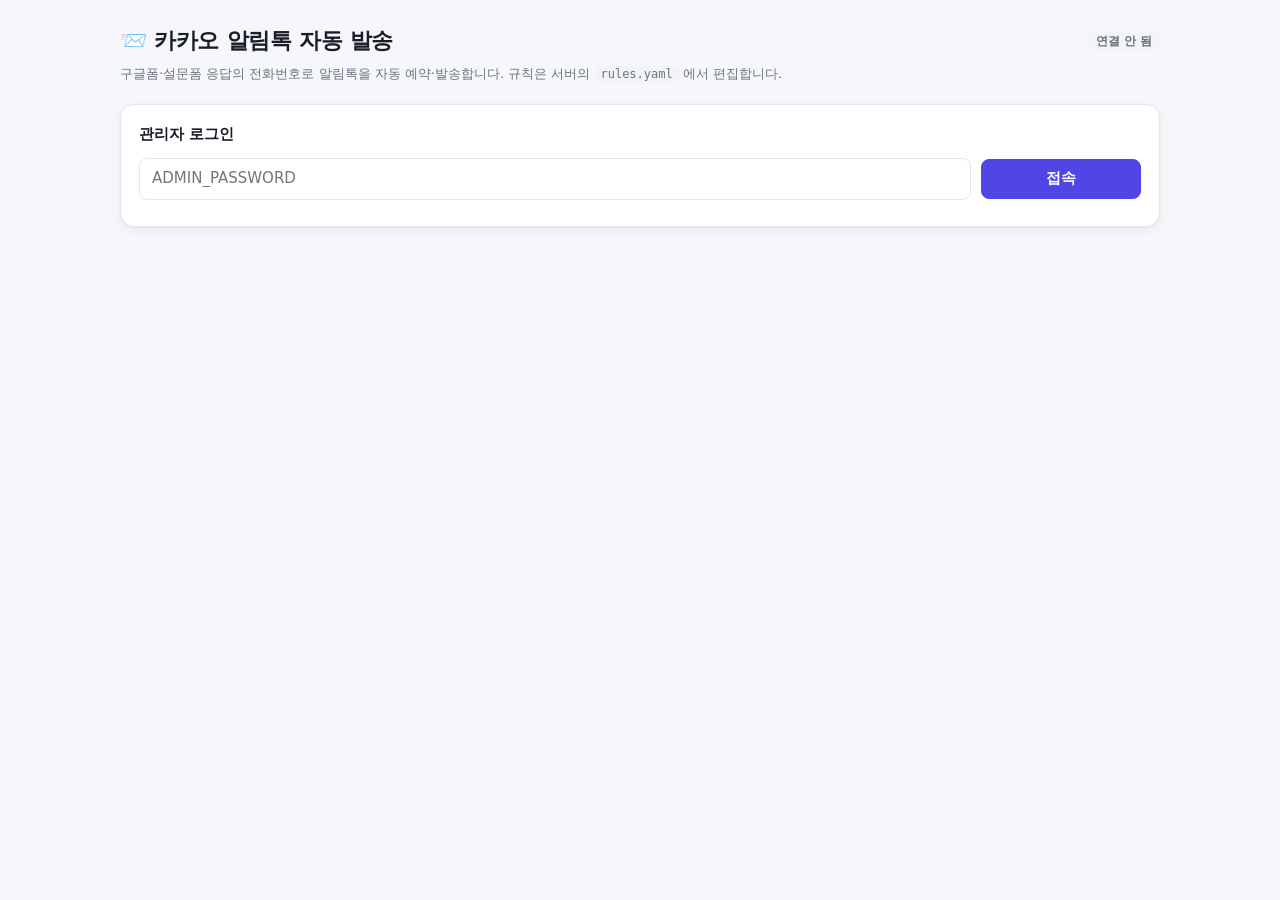
<file: kakao-alimtalk/dashboard/index.html>
<!DOCTYPE html>
<html lang="ko">
<head>
<meta charset="UTF-8">
<meta name="viewport" content="width=device-width, initial-scale=1.0">
<title>카카오 알림톡 자동 발송</title>
<style>
  :root {
    color-scheme: light dark;
    --bg: #f6f7fb; --card: #ffffff; --text: #1a1d27; --muted: #6b7280;
    --border: #e5e7eb; --accent: #4f46e5; --accent-soft: #eef2ff;
    --green: #059669; --green-soft: #ecfdf5; --red: #dc2626; --red-soft: #fef2f2;
    --yellow: #b45309; --yellow-soft: #fffbeb;
    --gray-soft: #f3f4f6; --shadow: 0 1px 3px rgba(0,0,0,.06), 0 4px 14px rgba(0,0,0,.04);
  }
  @media (prefers-color-scheme: dark) {
    :root {
      --bg: #111318; --card: #1a1d25; --text: #e7e9ee; --muted: #9aa1ad;
      --border: #2a2e38; --accent: #818cf8; --accent-soft: #26294a;
      --green: #34d399; --green-soft: #123528; --red: #f87171; --red-soft: #3a1a1a;
      --yellow: #fbbf24; --yellow-soft: #3a2e10;
      --gray-soft: #23262e; --shadow: 0 1px 3px rgba(0,0,0,.4);
    }
  }
  * { box-sizing: border-box; margin: 0; }
  body { background: var(--bg); color: var(--text);
    font-family: "Pretendard", "Apple SD Gothic Neo", "Noto Sans KR", system-ui, sans-serif; font-size: 15px; line-height: 1.55; }
  .wrap { max-width: 1080px; margin: 0 auto; padding: 24px 20px 80px; }
  header { display: flex; align-items: center; gap: 12px; flex-wrap: wrap; margin-bottom: 6px; }
  header h1 { font-size: 22px; font-weight: 700; letter-spacing: -0.3px; }
  .spacer { flex: 1; }
  .sub { color: var(--muted); font-size: 13px; margin-bottom: 20px; }
  code { background: var(--gray-soft); padding: 1px 6px; border-radius: 4px; font-size: 12px; }
  button { font: inherit; cursor: pointer; border: 1px solid var(--border); background: var(--card); color: var(--text); border-radius: 8px; padding: 7px 14px; }
  button:hover { border-color: var(--accent); }
  button.primary { background: var(--accent); border-color: var(--accent); color: #fff; font-weight: 600; }
  button.sm { padding: 3px 9px; font-size: 12.5px; }
  button:disabled { opacity: .5; cursor: not-allowed; }
  input, select, textarea { font: inherit; padding: 8px 12px; border: 1px solid var(--border); border-radius: 8px; background: var(--card); color: var(--text); width: 100%; }
  textarea { min-height: 120px; font-family: ui-monospace, Menlo, monospace; font-size: 13px; }
  .panel { background: var(--card); border: 1px solid var(--border); border-radius: 14px; box-shadow: var(--shadow); padding: 18px; margin-bottom: 20px; }
  .panel h2 { font-size: 15px; font-weight: 700; margin-bottom: 12px; display: flex; align-items: center; gap: 10px; }
  .row { display: flex; gap: 10px; flex-wrap: wrap; align-items: center; }
  .row > * { flex: 1; min-width: 160px; }
  .row > button { flex: 0 0 auto; }
  .hint { font-size: 12.5px; color: var(--muted); margin-top: 8px; }
  .hidden { display: none !important; }
  .stats { display: grid; grid-template-columns: repeat(auto-fit, minmax(120px, 1fr)); gap: 10px; margin-bottom: 20px; }
  .stat { background: var(--card); border: 1px solid var(--border); border-radius: 12px; padding: 12px 14px; }
  .stat .n { font-size: 24px; font-weight: 700; }
  .stat .l { font-size: 12px; color: var(--muted); }
  table { width: 100%; border-collapse: collapse; font-size: 13.5px; }
  th, td { text-align: left; padding: 8px 8px; border-bottom: 1px solid var(--border); vertical-align: top; }
  th { color: var(--muted); font-weight: 600; font-size: 12.5px; }
  .tbl { overflow-x: auto; }
  .badge { display: inline-block; padding: 1px 8px; border-radius: 999px; font-size: 12px; font-weight: 600; }
  .b-pending { background: var(--accent-soft); color: var(--accent); }
  .b-sent { background: var(--green-soft); color: var(--green); }
  .b-failed { background: var(--red-soft); color: var(--red); }
  .b-cancelled, .b-skipped { background: var(--gray-soft); color: var(--muted); }
  .warn { background: var(--yellow-soft); color: var(--yellow); border: 1px solid var(--yellow); border-radius: 10px; padding: 10px 14px; font-size: 13.5px; margin-bottom: 16px; }
  .msg { font-size: 13px; margin-top: 8px; white-space: pre-wrap; }
  .msg.ok { color: var(--green); } .msg.err { color: var(--red); }
  details summary { cursor: pointer; color: var(--muted); font-size: 13px; }
  .rules { font-size: 13px; }
  .rules li { margin: 4px 0 4px 16px; }
  .tabs { display: flex; gap: 6px; margin-bottom: 14px; flex-wrap: wrap; }
  .tabs button.on { background: var(--accent-soft); border-color: var(--accent); color: var(--accent); font-weight: 600; }
</style>
</head>
<body>
<div class="wrap">
  <header>
    <h1>📨 카카오 알림톡 자동 발송</h1>
    <div class="spacer"></div>
    <span id="provider" class="badge b-cancelled">연결 안 됨</span>
  </header>
  <div class="sub">구글폼·설문폼 응답의 전화번호로 알림톡을 자동 예약·발송합니다. 규칙은 서버의 <code>rules.yaml</code> 에서 편집합니다.</div>

  <div id="login" class="panel">
    <h2>관리자 로그인</h2>
    <div class="row">
      <input type="password" id="pw" placeholder="ADMIN_PASSWORD">
      <button class="primary" id="loginBtn">접속</button>
    </div>
    <div id="loginMsg" class="msg"></div>
  </div>

  <div id="main" class="hidden">
    <div id="warn" class="warn hidden"></div>
    <div class="stats" id="stats"></div>

    <div class="tabs">
      <button data-tab="jobs" class="on">발송 현황</button>
      <button data-tab="test">테스트 발송</button>
      <button data-tab="bulk">명단 일괄 접수</button>
      <button data-tab="optout">수신거부</button>
      <button data-tab="setup">연동 안내</button>
    </div>

    <div class="panel tab" id="tab-jobs">
      <h2>발송 현황
        <select id="statusFilter" style="width:auto">
          <option value="">전체</option><option value="pending">대기</option><option value="sent">발송됨</option>
          <option value="failed">실패</option><option value="cancelled">취소</option>
        </select>
        <button class="sm" id="refreshBtn">새로고침</button>
        <span class="spacer"></span>
        <span class="hint" id="autoHint">30초마다 자동 갱신</span>
      </h2>
      <div class="tbl"><table>
        <thead><tr><th>#</th><th>상태</th><th>예정 시각</th><th>메시지</th><th>수신</th><th>본문/변수</th><th>결과</th><th></th></tr></thead>
        <tbody id="jobs"></tbody>
      </table></div>
    </div>

    <div class="panel tab hidden" id="tab-test">
      <h2>테스트 발송</h2>
      <div class="row">
        <input type="text" id="tPhone" placeholder="받을 번호 (010-0000-0000)">
        <select id="tMessage"></select>
      </div>
      <div class="row" style="margin-top:10px">
        <input type="text" id="tVars" placeholder="변수 (예: 이름=홍길동, 수강 과정=AI 사고력)">
        <button class="primary" id="testBtn">지금 발송</button>
      </div>
      <div class="hint">발송사가 <code>console</code> 이거나 <code>ALIMTALK_DRY_RUN=1</code> 이면 실제로 나가지 않고 서버 로그에만 찍힙니다.</div>
      <div id="testMsg" class="msg"></div>
    </div>

    <div class="panel tab hidden" id="tab-bulk">
      <h2>명단 일괄 접수 (구글시트·엑셀 붙여넣기)</h2>
      <div class="row">
        <select id="bForm"></select>
        <input type="file" id="bFile" accept=".csv,.tsv,.txt">
      </div>
      <textarea id="bText" style="margin-top:10px" placeholder="첫 줄은 제목(이름, 연락처 …), 그 아래 한 줄에 한 명. 구글시트에서 범위를 복사해 붙여넣으면 됩니다."></textarea>
      <div class="row" style="margin-top:10px">
        <span class="hint" id="bPreview"></span>
        <button class="primary" id="bulkBtn">접수 → 규칙대로 예약</button>
      </div>
      <div class="hint">각 행이 폼 응답 1건으로 처리되어 <code>rules.yaml</code> 규칙(즉시·지연·날짜 기준)대로 예약됩니다. 24시간 중복·수신거부 번호는 자동 제외.</div>
      <div id="bulkMsg" class="msg"></div>
    </div>

    <div class="panel tab hidden" id="tab-optout">
      <h2>수신거부 번호</h2>
      <div class="row">
        <input type="text" id="oPhone" placeholder="010-0000-0000">
        <input type="text" id="oReason" placeholder="사유 (선택)">
        <button class="primary" id="optBtn">등록</button>
      </div>
      <div class="hint">등록하면 대기 중인 예약도 모두 취소되고 이후 접수에서도 제외됩니다.</div>
      <div class="tbl" style="margin-top:12px"><table>
        <thead><tr><th>번호</th><th>등록일</th><th>사유</th><th></th></tr></thead>
        <tbody id="optouts"></tbody>
      </table></div>
    </div>

    <div class="panel tab hidden" id="tab-setup">
      <h2>연동 안내</h2>
      <p style="font-size:13.5px">설문폼이 응답을 받으면 아래 주소로 JSON 을 POST 하도록 설정합니다. 비밀값은 서버의 <code>WEBHOOK_SECRET</code> 입니다.</p>
      <div class="row" style="margin-top:8px"><input type="text" id="whUrl" readonly><button class="sm" id="copyWh">복사</button></div>
      <ul class="rules" style="margin-top:12px">
        <li><b>구글폼</b>: 응답 스프레드시트 → 확장 프로그램 → Apps Script 에 <code>apps-script/Code.gs</code> 붙여넣기 → <code>setup()</code> 실행 (자세한 순서는 README)</li>
        <li><b>Tally / Typeform</b>: 폼 설정의 Webhooks 에 이 주소를 그대로 등록 (형식 자동 인식)</li>
        <li><b>네이버폼·기타</b>: 응답을 구글시트로 모은 뒤 위 Apps Script 방식, 또는 Zapier/Make 로 <code>{"이름":"…","연락처":"…"}</code> 형태로 POST</li>
      </ul>
      <details style="margin-top:12px"><summary>현재 적용 중인 규칙 보기</summary><ul class="rules" id="rulesView"></ul></details>
    </div>
  </div>
</div>

<script>
const $ = (s) => document.querySelector(s);
let PW = sessionStorage.getItem('alimtalk_pw') || '';
let OVERVIEW = null;

async function api(path, opts = {}) {
  const r = await fetch(path, { ...opts, headers: { 'Content-Type': 'application/json', 'X-Admin-Password': PW, ...(opts.headers || {}) } });
  const data = await r.json().catch(() => ({}));
  if (!r.ok) throw new Error(data.detail || `HTTP ${r.status}`);
  return data;
}
function esc(s) { return String(s ?? '').replace(/[&<>"]/g, c => ({ '&': '&amp;', '<': '&lt;', '>': '&gt;', '"': '&quot;' }[c])); }
function setMsg(id, text, ok) { const el = $(id); el.textContent = text; el.className = 'msg ' + (ok ? 'ok' : 'err'); }

async function login() {
  PW = $('#pw').value.trim();
  try {
    OVERVIEW = await api('/api/overview');
    sessionStorage.setItem('alimtalk_pw', PW);
    $('#login').classList.add('hidden'); $('#main').classList.remove('hidden');
    renderOverview(); loadJobs(); loadOptouts();
  } catch (e) { setMsg('#loginMsg', e.message, false); }
}
$('#loginBtn').onclick = login;
$('#pw').addEventListener('keydown', e => { if (e.key === 'Enter') login(); });

function renderOverview() {
  const o = OVERVIEW, c = o.counts || {};
  const prov = $('#provider');
  prov.textContent = o.dry_run ? `${o.provider} (DRY-RUN)` : o.provider;
  prov.className = 'badge ' + (o.provider === 'console' || o.dry_run ? 'b-pending' : 'b-sent');
  const w = $('#warn');
  if (o.provider_error) { w.textContent = '발송사 설정 오류 — 실발송 없이 로그만 남깁니다: ' + o.provider_error; w.classList.remove('hidden'); }
  else if (o.provider === 'console') { w.textContent = '발송사가 console 입니다. 실제 발송하려면 .env 의 ALIMTALK_PROVIDER 를 solapi 또는 aligo 로 바꾸세요.'; w.classList.remove('hidden'); }
  else w.classList.add('hidden');
  $('#stats').innerHTML = [['submissions', '접수'], ['pending', '대기'], ['sent', '발송됨'], ['failed', '실패'], ['cancelled', '취소'], ['optouts', '수신거부']]
    .map(([k, l]) => `<div class="stat"><div class="n">${c[k] || 0}</div><div class="l">${l}</div></div>`).join('');
  const forms = o.forms || [];
  $('#bForm').innerHTML = forms.map(f => `<option value="${esc(f.id)}">${esc(f.id)}</option>`).join('');
  $('#tMessage').innerHTML = forms.flatMap(f => f.messages.map(m => `<option value="${esc(f.id)}|${esc(m.name)}">[${esc(f.id)}] ${esc(m.name)} (${esc(m.template)})</option>`)).join('');
  $('#whUrl').value = `${location.origin}/webhook/form?form=${forms[0]?.id || 'default'}&secret=<WEBHOOK_SECRET>`;
  $('#rulesView').innerHTML = forms.map(f => `<li><b>${esc(f.id)}</b> (동의필수 ${f.require_consent ? 'O' : 'X'}, 중복제외 ${f.dedupe_hours}h)<ul>` +
    f.messages.map(m => `<li>${esc(m.name)} — 템플릿 <code>${esc(m.template)}</code>, 시점 <code>${esc(JSON.stringify(m.when))}</code></li>`).join('') + '</ul></li>').join('');
}

async function loadJobs() {
  try {
    const status = $('#statusFilter').value;
    const { jobs } = await api('/api/jobs?limit=300' + (status ? `&status=${status}` : ''));
    $('#jobs').innerHTML = jobs.length ? jobs.map(j => `<tr>
      <td>${j.id}</td><td><span class="badge b-${j.status}">${{ pending: '대기', sent: '발송됨', failed: '실패', cancelled: '취소', skipped: '생략' }[j.status] || j.status}</span></td>
      <td>${esc(j.scheduled_at)}</td><td>${esc(j.message)}<div class="hint" style="margin:0">${esc(j.template)}</div></td><td>${esc(j.phone)}</td>
      <td><details><summary>보기</summary><div class="msg">${esc(j.text || JSON.stringify(j.variables))}</div></details></td>
      <td>${j.status === 'sent' ? esc(j.channel || '') + (j.message_id ? ' · ' + esc(j.message_id) : '') : esc(j.error || '')}${j.attempts > 1 ? ` (${j.attempts}회)` : ''}</td>
      <td>${j.status === 'pending' ? `<button class="sm" onclick="act(${j.id},'send-now')">지금</button> <button class="sm" onclick="act(${j.id},'cancel')">취소</button>` : j.status === 'failed' ? `<button class="sm" onclick="act(${j.id},'send-now')">재시도</button>` : ''}</td>
    </tr>`).join('') : '<tr><td colspan="8" class="hint">아직 발송 작업이 없습니다.</td></tr>';
    OVERVIEW = await api('/api/overview'); renderOverview();
  } catch (e) { $('#jobs').innerHTML = `<tr><td colspan="8" class="msg err">${esc(e.message)}</td></tr>`; }
}
window.act = async (id, what) => {
  if (what === 'cancel' && !confirm(`#${id} 예약을 취소할까요?`)) return;
  try { await api(`/api/jobs/${id}/${what}`, { method: 'POST' }); loadJobs(); } catch (e) { alert(e.message); }
};
$('#refreshBtn').onclick = loadJobs;
$('#statusFilter').onchange = loadJobs;
setInterval(() => { if (!$('#main').classList.contains('hidden')) loadJobs(); }, 30000);

document.querySelectorAll('.tabs button').forEach(b => b.onclick = () => {
  document.querySelectorAll('.tabs button').forEach(x => x.classList.toggle('on', x === b));
  document.querySelectorAll('.tab').forEach(t => t.classList.toggle('hidden', t.id !== 'tab-' + b.dataset.tab));
});

$('#testBtn').onclick = async () => {
  const [form, message] = ($('#tMessage').value || '|').split('|');
  const variables = {};
  $('#tVars').value.split(',').map(s => s.trim()).filter(Boolean).forEach(kv => { const i = kv.indexOf('='); if (i > 0) variables[kv.slice(0, i).trim()] = kv.slice(i + 1).trim(); });
  $('#testBtn').disabled = true;
  try {
    const r = await api('/api/send-test', { method: 'POST', body: JSON.stringify({ phone: $('#tPhone').value, form, message, variables }) });
    setMsg('#testMsg', (r.ok ? '발송 요청 성공' : '실패: ' + (r.result.error || '')) + '\n' + (r.job.text || JSON.stringify(r.job.variables)), r.ok);
    loadJobs();
  } catch (e) { setMsg('#testMsg', e.message, false); } finally { $('#testBtn').disabled = false; }
};

function parseTable(text) {
  const lines = text.replace(/\r/g, '').split('\n').filter(l => l.trim());
  if (lines.length < 2) return [];
  const delim = lines[0].includes('\t') ? '\t' : ',';
  const split = (l) => { // 따옴표가 있는 CSV 도 처리
    const out = []; let cur = '', q = false;
    for (const ch of l) { if (ch === '"') q = !q; else if (ch === delim && !q) { out.push(cur); cur = ''; } else cur += ch; }
    out.push(cur); return out.map(s => s.trim());
  };
  const head = split(lines[0]);
  return lines.slice(1).map(l => { const cells = split(l); const row = {}; head.forEach((h, i) => { if (h) row[h] = cells[i] ?? ''; }); return row; });
}
$('#bText').addEventListener('input', () => { const rows = parseTable($('#bText').value); $('#bPreview').textContent = rows.length ? `${rows.length}명 · 항목: ${Object.keys(rows[0]).join(', ')}` : ''; });
$('#bFile').onchange = async (e) => {
  const f = e.target.files[0]; if (!f) return;
  const buf = await f.arrayBuffer();
  let text = new TextDecoder('utf-8', { fatal: false }).decode(buf);
  if (/�/.test(text)) { try { text = new TextDecoder('euc-kr').decode(buf); } catch { /* ignore */ } }
  $('#bText').value = text.replace(/^﻿/, ''); $('#bText').dispatchEvent(new Event('input'));
};
$('#bulkBtn').onclick = async () => {
  const rows = parseTable($('#bText').value);
  if (!rows.length) return setMsg('#bulkMsg', '첫 줄 제목 + 1명 이상 필요합니다.', false);
  if (!confirm(`${rows.length}명을 접수하고 규칙대로 알림톡을 예약할까요?`)) return;
  $('#bulkBtn').disabled = true;
  try {
    const r = await api('/api/bulk', { method: 'POST', body: JSON.stringify({ form: $('#bForm').value, rows }) });
    const skipped = r.results.filter(x => !x.accepted).map(x => `  ${x.row}행 ${x.phone || ''}: ${x.reason}`).join('\n');
    setMsg('#bulkMsg', `${r.total}명 중 ${r.accepted}명 접수` + (skipped ? '\n생략:\n' + skipped : ''), true);
    loadJobs();
  } catch (e) { setMsg('#bulkMsg', e.message, false); } finally { $('#bulkBtn').disabled = false; }
};

async function loadOptouts() {
  try {
    const { optouts } = await api('/api/optouts');
    $('#optouts').innerHTML = optouts.length ? optouts.map(o => `<tr><td>${esc(o.phone)}</td><td>${esc((o.created_at || '').slice(0, 16).replace('T', ' '))}</td><td>${esc(o.reason || '')}</td>
      <td><button class="sm" onclick="removeOptout('${esc(o.phone)}')">해제</button></td></tr>`).join('') : '<tr><td colspan="4" class="hint">없음</td></tr>';
  } catch (e) { $('#optouts').innerHTML = `<tr><td colspan="4" class="msg err">${esc(e.message)}</td></tr>`; }
}
$('#optBtn').onclick = async () => {
  try { await api('/api/optouts', { method: 'POST', body: JSON.stringify({ phone: $('#oPhone').value, reason: $('#oReason').value }) }); $('#oPhone').value = ''; loadOptouts(); loadJobs(); }
  catch (e) { alert(e.message); }
};
window.removeOptout = async (phone) => { try { await api(`/api/optouts/${encodeURIComponent(phone)}`, { method: 'DELETE' }); loadOptouts(); } catch (e) { alert(e.message); } };
$('#copyWh').onclick = () => navigator.clipboard.writeText($('#whUrl').value);

if (PW) { $('#pw').value = PW; login(); }
</script>
</body>
</html>
</file>
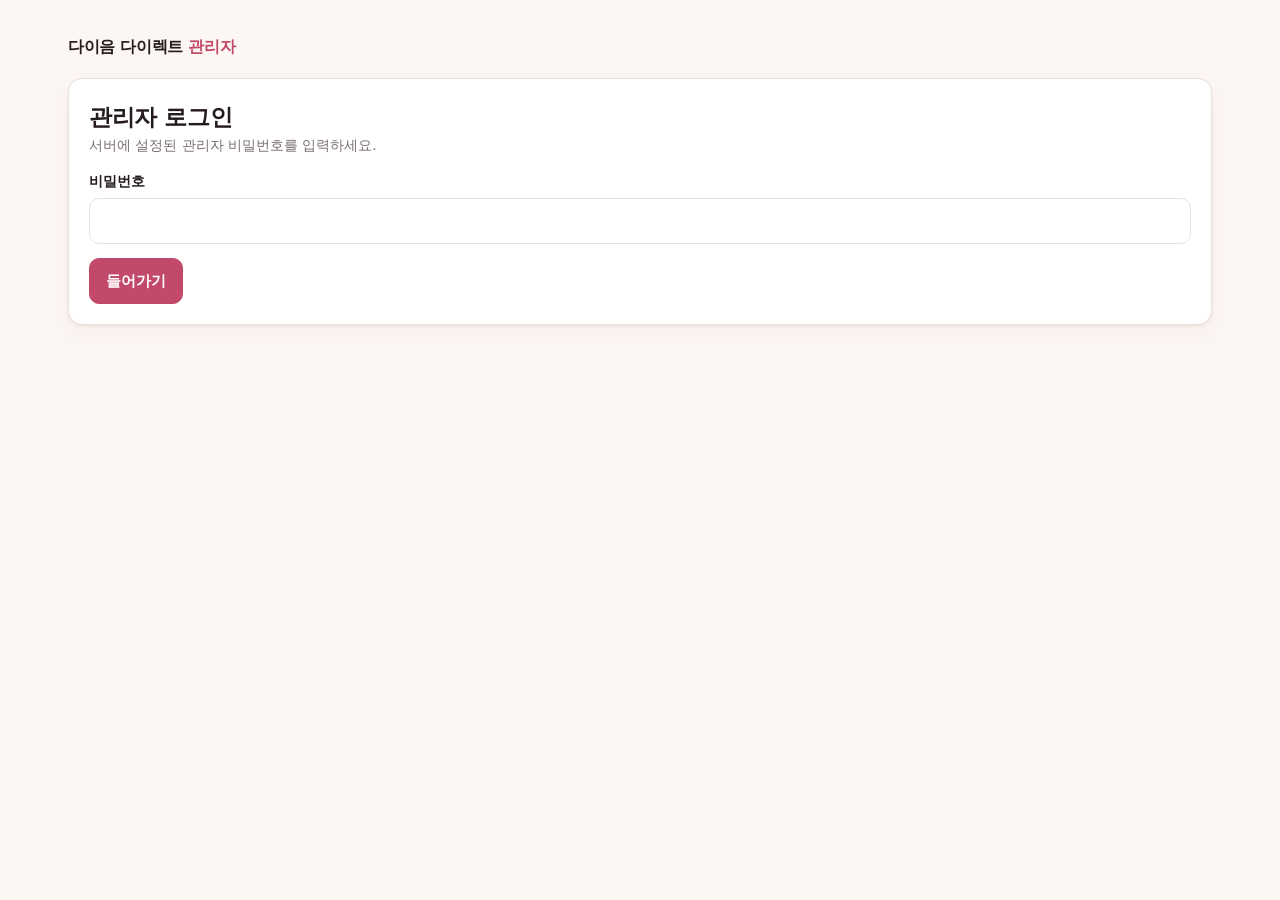
<file: care/web/admin.html>
<!DOCTYPE html>
<html lang="ko">
<head>
<meta charset="UTF-8">
<meta name="viewport" content="width=device-width, initial-scale=1.0">
<title>다이음 다이렉트 관리자</title>
<meta name="robots" content="noindex">
<link rel="icon" href="data:image/svg+xml,%3Csvg xmlns='http://www.w3.org/2000/svg' viewBox='0 0 32 32'%3E%3Ctext y='26' font-size='26'%3E%F0%9F%A4%B1%3C/text%3E%3C/svg%3E">
<link rel="stylesheet" href="app.css">
</head>
<body>
<div class="wrap wide">

  <div class="topbar">
    <a class="brand" href="./">다이음 다이렉트 <span>관리자</span></a>
    <div class="spacer"></div>
    <button class="small hidden" id="btn-logout">잠그기</button>
  </div>

  <!-- 로그인 -->
  <section class="panel" id="login-panel">
    <h1>관리자 로그인</h1>
    <p class="lead">서버에 설정된 관리자 비밀번호를 입력하세요.</p>
    <form id="login-form">
      <label class="field"><span class="lbl">비밀번호</span>
        <input type="password" name="password" autocomplete="current-password"></label>
      <div class="btn-row"><button class="primary" type="submit">들어가기</button></div>
    </form>
  </section>

  <div id="main" class="hidden">
    <div class="btn-row" style="margin-bottom:14px">
      <button class="primary" data-tab="apps">신청 관리</button>
      <button data-tab="consults">전화상담</button>
      <button data-tab="pay">메인 화면 설정</button>
      <button data-tab="noti">알림톡</button>
      <button data-tab="sync">구글 시트 연동</button>
    </div>

    <!-- 신청 관리 -->
    <section id="tab-apps">
      <section class="panel">
        <div class="btn-row" style="margin-bottom:12px">
          <input id="q" placeholder="접수번호·이름·연락처 검색" style="flex:1; min-width:200px">
          <select id="filter" style="width:auto">
            <option value="">전체 상태</option>
            <option value="draft">작성중(임시저장)</option>
            <option value="received">접수완료</option>
            <option value="reviewing">서류 검토중</option>
            <option value="rejected">보완요청(반려)</option>
            <option value="confirmed">최종확인 완료</option>
          </select>
          <button id="btn-reload">새로고침</button>
        </div>
        <div class="chips" id="counts"></div>
        <div style="margin-top:12px">
          <div class="lbl small muted" style="margin-bottom:6px">인지경로 (전체 신청 기준)</div>
          <div class="chips" id="referral-counts"></div>
        </div>
        <div class="scroll-x" style="margin-top:12px">
          <table class="list">
            <thead><tr>
              <th>접수번호</th><th>산모</th><th>산후도우미</th><th>관계</th>
              <th>출산예정일</th><th>기간</th><th>조리원</th><th>서류</th><th>상태</th><th>최근 변경</th>
            </tr></thead>
            <tbody id="rows"></tbody>
          </table>
        </div>
      </section>

      <section class="panel hidden" id="detail-panel">
        <div class="doc-head" style="margin-bottom:8px">
          <h2 id="d-code" class="mono">-</h2>
          <span class="badge" id="d-status">-</span>
          <div class="spacer"></div>
          <button class="small" id="d-close">닫기</button>
        </div>
        <dl class="kv" id="d-info"></dl>

        <h3 style="margin:18px 0 8px">제출 서류</h3>
        <div class="doc-list" id="d-docs"></div>

        <h3 style="margin:18px 0 8px">카카오채널 · 이벤트</h3>
        <div id="d-kakao"></div>

        <h3 style="margin:18px 0 8px">서류 요청 · 단계 변경</h3>
        <div class="notice info small">
          아래에서 필요한 서류를 고르고 <strong>서류 요청 카톡 보내기</strong>를 누르면,
          신청자에게 <strong>그 서류를 올리는 링크</strong>가 카카오톡으로 발송됩니다.
          접수 직후 첫 안내도, 이후 보완 요청도 이 버튼 하나로 보냅니다.
        </div>
        <div id="missing-boxes" class="chips" style="margin-bottom:10px"></div>
        <label class="field"><span class="lbl">신청자에게 보낼 메시지</span>
          <textarea id="d-message" maxlength="1000" placeholder="예: 건강검진결과서에 결핵 검사 항목이 보이지 않습니다. 해당 항목이 포함된 결과서를 다시 올려주세요."></textarea></label>
        <div class="btn-row" style="margin-bottom:10px">
          <button class="primary" id="btn-request-docs">서류 요청 카톡 보내기</button>
        </div>
        <div class="btn-row">
          <button id="btn-reviewing">검토중으로 변경</button>
          <button class="danger" id="btn-reject">부족 서류 반려</button>
          <button class="primary" id="btn-confirm">최종확인 완료</button>
        </div>

        <h3 style="margin:18px 0 8px">이 건에 발송된 알림톡</h3>
        <div class="doc-list" id="d-noti"></div>

        <h3 style="margin:18px 0 8px">진행 기록</h3>
        <div class="timeline" id="d-timeline"></div>
      </section>
    </section>

    <!-- 전화상담 -->
    <section id="tab-consults" class="hidden">
      <section class="panel">
        <h2>전화상담 신청</h2>
        <p class="lead">메인 화면의 "전화상담 신청하기"로 접수된 건입니다.</p>
        <div class="scroll-x">
          <table class="list">
            <thead><tr><th>신청일시</th><th>성함</th><th>연락처</th><th>통화 희망</th><th>문의</th><th>상태</th><th></th></tr></thead>
            <tbody id="consult-rows"></tbody>
          </table>
        </div>
      </section>
    </section>

    <!-- 급여 설정 -->
    <section id="tab-pay" class="hidden">
      <section class="panel">
        <h2>서비스명 · 카카오채널</h2>
        <p class="lead">메인 화면과 신청서에 그대로 노출됩니다. 채널 주소를 넣어야 친구추가 버튼이 연결됩니다.</p>
        <div class="two-col">
          <label class="field"><span class="lbl">서비스명</span>
            <input id="b-name" maxlength="60" placeholder="다이음 다이렉트"></label>
          <label class="field"><span class="lbl">카카오채널 이름</span>
            <input id="b-channel-name" maxlength="40" placeholder="다이음"></label>
        </div>
        <label class="field"><span class="lbl">홍보 문구 (한 줄)</span>
          <input id="b-tagline" maxlength="120" placeholder="직접 신청해서, 친정엄마 급여를 가장 높게"></label>
        <label class="field"><span class="lbl">카카오채널 주소</span>
          <input id="b-channel-url" maxlength="300" placeholder="https://pf.kakao.com/_xxxxx">
          <div class="help">카카오톡 채널 관리자센터에서 확인한 채널 홈 주소를 넣으세요.</div></label>
        <label class="field"><span class="lbl">이벤트 조건 안내 문구</span>
          <textarea id="b-event" maxlength="400"></textarea></label>
        <div class="btn-row"><button class="primary" id="b-save">서비스 정보 저장</button></div>
      </section>

      <section class="panel">
        <h2>친정엄마 소득 안내 (메인 화면 노출)</h2>
        <p class="lead">최저시급 기준이나 매달 이벤트에 따라 금액이 바뀌면 여기서 수정하세요. 저장 즉시 메인 화면에 반영됩니다.</p>
        <div class="two-col">
          <label class="field"><span class="lbl">기준 월</span>
            <input id="p-month" maxlength="20" placeholder="예: 2026년 9월"></label>
          <label class="field"><span class="lbl">적용 시급 (원)</span>
            <input id="p-wage" inputmode="numeric" placeholder="예: 10320"></label>
        </div>
        <label class="field"><span class="lbl">제목</span>
          <input id="p-headline" maxlength="100" placeholder="친정엄마 산후도우미 예상 소득"></label>
        <label class="field"><span class="lbl">하단 안내 문구</span>
          <textarea id="p-note" maxlength="600"></textarea></label>

        <h3 style="margin:16px 0 8px">기간별 금액</h3>
        <div class="doc-list" id="p-rows"></div>
        <div class="btn-row" style="margin-top:10px">
          <button class="small" id="p-add">항목 추가</button>
          <button class="small" id="p-preset">기본 항목(5·10·15·20·25일) 채우기</button>
        </div>
        <div class="btn-row" style="margin-top:16px">
          <button class="primary" id="p-save">저장하고 메인에 반영</button>
        </div>
      </section>
    </section>

    <!-- 알림톡 -->
    <section id="tab-noti" class="hidden">
      <section class="panel">
        <h2>알림톡 발송 상태</h2>
        <p class="lead">진행 단계가 바뀔 때마다 신청자에게 자동으로 발송됩니다.</p>
        <div id="noti-state"></div>
        <div class="btn-row" style="margin-top:12px"><button id="noti-refresh">새로고침</button></div>
      </section>

      <section class="panel">
        <h2>발송 이력</h2>
        <div class="scroll-x">
          <table class="list">
            <thead><tr><th>시각</th><th>접수번호</th><th>종류</th><th>받는 번호</th><th>상태</th><th>내용</th><th></th></tr></thead>
            <tbody id="noti-rows"></tbody>
          </table>
        </div>
      </section>

      <section class="panel">
        <h2>템플릿 문구 (카카오 심사용)</h2>
        <p class="lead">알림톡은 카카오 비즈메시지에 <strong>템플릿을 미리 등록해 심사 승인</strong>을 받아야 발송됩니다.
           아래 문구를 그대로 등록하고, 발급받은 템플릿 ID를 서버 환경변수에 넣으면 실제 발송이 시작됩니다.</p>
        <div class="doc-list" id="noti-templates"></div>
      </section>
    </section>

    <!-- 구글 시트·드라이브 연동 -->
    <section id="tab-sync" class="hidden">
      <section class="panel">
        <h2>구글 시트 · 드라이브 백업</h2>
        <p class="lead">신청 정보는 구글 시트에, 업로드한 서류 원본은 구글 드라이브에 자동으로 복사됩니다.
          서버가 초기화돼도 접수 내용과 서류가 남습니다.</p>
        <div id="sync-state"></div>
        <div class="btn-row" style="margin-top:14px">
          <button id="sync-refresh">상태 새로고침</button>
          <button class="primary" id="sync-all">전체 동기화</button>
        </div>
        <p class="small muted" style="margin-top:10px">
          전체 동기화는 지금까지의 모든 신청·상담을 시트에 다시 기록하고, 아직 드라이브에 올라가지 않은
          서류를 올립니다. 연동을 나중에 켰거나 시트를 새로 만들었을 때 사용하세요.
        </p>
      </section>
    </section>
  </div>
</div>

<script src="app.js"></script>
<script>
(function () {
  const E = Care.esc;
  const el = function (id) { return document.getElementById(id); };
  const KEY = "dayeum.care.admin";
  let pw = sessionStorage.getItem(KEY) || "";
  let current = null, DOC_TYPES = [];

  function adminApi(path, options) {
    const opt = Object.assign({ headers: {} }, options || {});
    opt.headers["X-Admin-Password"] = pw;
    return Care.api(path, opt);
  }

  // ── 로그인 ──
  document.getElementById("login-form").addEventListener("submit", function (ev) {
    ev.preventDefault();
    pw = ev.target.password.value;
    adminApi("/api/admin/applications").then(function () {
      sessionStorage.setItem(KEY, pw);
      enter();
    }).catch(function (e) { Care.toast(e.message, true); });
  });

  el("btn-logout").onclick = function () {
    sessionStorage.removeItem(KEY);
    location.reload();
  };

  function enter() {
    el("login-panel").classList.add("hidden");
    el("main").classList.remove("hidden");
    el("btn-logout").classList.remove("hidden");
    Care.api("/api/info").then(function (info) { DOC_TYPES = info.documents || []; loadList(); });
    loadPay();
    loadBrand();
    loadConsults();
    loadNoti();
    loadSync();
  }

  // ── 탭 ──
  const TAB_LOADERS = {
    apps: function () { loadList(); },
    consults: function () { loadConsults(); },
    pay: function () { loadPay(); loadBrand(); },
    noti: function () { loadNoti(); },
    sync: function () { loadSync(); }
  };

  document.querySelectorAll("[data-tab]").forEach(function (btn) {
    btn.onclick = function () {
      document.querySelectorAll("[data-tab]").forEach(function (b) { b.classList.remove("primary"); });
      btn.classList.add("primary");
      ["apps", "consults", "pay", "noti", "sync"].forEach(function (t) {
        el("tab-" + t).classList.toggle("hidden", t !== btn.dataset.tab);
      });
      // 탭을 열 때마다 최신 상태를 다시 불러온다 (로그인 시점 데이터가 남지 않도록)
      TAB_LOADERS[btn.dataset.tab]();
    };
  });

  // ── 신청 목록 ──
  function loadList() {
    const params = new URLSearchParams();
    if (el("filter").value) params.set("status", el("filter").value);
    if (el("q").value.trim()) params.set("q", el("q").value.trim());
    adminApi("/api/admin/applications?" + params.toString()).then(function (data) {
      el("counts").innerHTML = Object.keys(data.statuses).map(function (k) {
        return '<span class="chip">' + E(data.statuses[k]) + " " + (data.counts[k] || 0) + "</span>";
      }).join("");
      el("referral-counts").innerHTML = (data.referrals || []).map(function (r) {
        return '<span class="chip">' + E(r.label) + " <strong>" + r.count + "</strong></span>";
      }).join("") || '<span class="muted small">아직 집계할 신청이 없습니다.</span>';
      el("rows").innerHTML = data.items.length ? data.items.map(function (a) {
        const days = a.service_days + (a.service_days >= 25 ? "일+" : "일");
        const docs = a.doc_count + "건" + (a.missing_now.length ? " <span class='badge warn'>부족 " + a.missing_now.length + "</span>" : "");
        return '<tr class="click" data-code="' + E(a.code) + '">' +
          "<td class='mono'>" + E(a.code) + "</td><td>" + E(a.mother_name || "-") + "</td>" +
          "<td>" + E(a.helper_name || "-") + "</td><td>" + E(a.helper_relation) + "</td>" +
          "<td>" + E(fmtDue(a.due_date)) + "</td><td>" + days + "</td>" +
          "<td class='small'>" + E(a.center_use ? (a.center_period || a.center_use) : "-") + "</td>" +
          "<td>" + docs + "</td>" +
          '<td><span class="badge ' + Care.statusBadgeClass(a.status) + '">' + E(a.status_label) + "</span></td>" +
          "<td class='small muted'>" + Care.fmtDate(a.updated_at) + "</td></tr>";
      }).join("") : '<tr><td colspan="10" class="muted small">신청 내역이 없습니다.</td></tr>';
      el("rows").querySelectorAll("tr.click").forEach(function (tr) {
        tr.onclick = function () { openDetail(tr.dataset.code); };
      });
    }).catch(function (e) { Care.toast(e.message, true); });
  }
  el("btn-reload").onclick = loadList;
  el("filter").onchange = loadList;
  el("q").addEventListener("keydown", function (e) { if (e.key === "Enter") loadList(); });

  // ── 상세 ──
  function openDetail(code) {
    adminApi("/api/admin/applications/" + encodeURIComponent(code)).then(renderDetail)
      .catch(function (e) { Care.toast(e.message, true); });
  }
  el("d-close").onclick = function () { el("detail-panel").classList.add("hidden"); };

  function fmtDue(v) {
    var p = (v || "").split("-");
    if (p.length === 3) return p[0] + "년 " + Number(p[1]) + "월 " + Number(p[2]) + "일";
    if (p.length === 2) return p[0] + "년 " + Number(p[1]) + "월 (일자 미정)";
    return v || "-";
  }

  function renderDetail(a) {
    current = a;
    el("detail-panel").classList.remove("hidden");
    el("d-code").textContent = a.code;
    el("d-status").textContent = a.status_label;
    el("d-status").className = "badge " + Care.statusBadgeClass(a.status);

    const rel = a.helper_relation + (a.relation_detail ? " (" + a.relation_detail + ")" : "");
    const rows = [
      ["산모 이름", a.mother_name], ["산모 연락처", a.mother_phone],
      ["산후도우미", a.helper_name], ["도우미 연락처", a.helper_phone],
      ["관계", rel], ["출산예정일", fmtDue(a.due_date)],
      ["이용예정기간", a.service_days + (a.service_days >= 25 ? "일 이상" : "일")],
      ["산후조리원", a.center_use ? a.center_use + (a.center_period ? " · " + a.center_period : "") : "-"],
      ["바우처 구분코드", a.voucher_code || "미입력"],
      ["전화 인증 가능 시간", a.verify_time || "-"],
      ["알게 된 경로", a.referral ? a.referral + (a.referral_detail ? " (" + a.referral_detail + ")" : "") : "-"],
      ["남긴 말씀", a.memo], ["접수일시", a.submitted_at ? Care.fmtDate(a.submitted_at) : "미접수"],
      ["최종확인", a.confirmed_at ? Care.fmtDate(a.confirmed_at) : "-"]
    ];
    el("d-info").innerHTML = rows.map(function (r) {
      return "<dt>" + E(r[0]) + "</dt><dd>" + E(r[1] || "-") + "</dd>";
    }).join("");

    const byType = {};
    (a.documents || []).forEach(function (d) { (byType[d.doc_type] = byType[d.doc_type] || []).push(d); });
    el("d-docs").innerHTML = DOC_TYPES.map(function (t) {
      const files = byType[t.key] || [];
      let head = '<div class="doc-head"><span class="t">' + E(t.label) + "</span>" +
        (files.length ? '<span class="badge info">' + files.length + "건</span>" : '<span class="badge warn">미제출</span>') +
        "</div>";
      const body = files.map(function (f) {
        const badge = f.status === "accepted" ? '<span class="badge ok">확인</span>'
                    : f.status === "rejected" ? '<span class="badge bad">반려</span>'
                    : '<span class="badge">대기</span>';
        return '<div class="file-row">' + badge +
          '<span class="name">' + E(f.filename) + ' <span class="muted small">(' + Care.fileSize(f.size) + " · " +
          Care.fmtDate(f.uploaded_at) + ")</span>" +
          (f.reject_reason ? '<div class="small" style="color:var(--red)">' + E(f.reject_reason) + "</div>" : "") + "</span>" +
          '<button class="small" data-view="' + f.id + '">열기</button>' +
          '<button class="small" data-review="' + f.id + '" data-status="accepted">확인</button>' +
          '<button class="small danger" data-review="' + f.id + '" data-status="rejected">반려</button></div>';
      }).join("");
      return '<div class="doc-item">' + head + body + "</div>";
    }).join("");

    el("d-docs").querySelectorAll("button[data-view]").forEach(function (b) {
      b.onclick = function () { viewFile(a.code, b.dataset.view); };
    });
    el("d-docs").querySelectorAll("button[data-review]").forEach(function (b) {
      b.onclick = function () {
        const reason = b.dataset.status === "rejected"
          ? (prompt("반려 사유를 입력하세요 (신청자에게 표시됩니다)") || "") : "";
        if (b.dataset.status === "rejected" && !reason) return;
        adminApi("/api/admin/documents/" + b.dataset.review + "/review",
                 { method: "POST", body: { status: b.dataset.status, reason: reason } })
          .then(function (updated) { Care.toast("서류 상태를 변경했습니다."); renderDetail(updated); loadList(); })
          .catch(function (e) { Care.toast(e.message, true); });
      };
    });

    // 부족 서류 선택 — 기본값은 아직 올라오지 않은 서류
    el("missing-boxes").innerHTML = DOC_TYPES.map(function (t) {
      const on = (a.missing_docs || []).indexOf(t.key) > -1 ||
                 (a.missing_now || []).indexOf(t.label) > -1;
      return '<div class="chip' + (on ? " on" : "") + '" data-miss="' + t.key + '">' + E(t.label) + "</div>";
    }).join("");
    el("missing-boxes").querySelectorAll("[data-miss]").forEach(function (chip) {
      chip.onclick = function () { chip.classList.toggle("on"); };
    });
    el("d-message").value = a.admin_message || "";

    // 카카오채널 친구추가 확인 · 이벤트 적용
    const vLabel = { yes: '<span class="badge ok">친구추가 확인됨</span>',
                     no: '<span class="badge bad">친구추가 안 됨</span>',
                     "": '<span class="badge warn">확인 대기</span>' }[a.kakao_verified || ""];
    el("d-kakao").innerHTML =
      '<div class="doc-item"><div class="doc-head">' +
      '<span class="t">신청자 확인</span>' +
      (a.kakao_friend ? '<span class="badge ok">친구추가했다고 체크함</span>'
                      : '<span class="badge bad">체크 안 함</span>') +
      '<div class="spacer"></div>' + vLabel +
      (a.event_applied ? '<span class="badge ok">이벤트 적용</span>'
                       : '<span class="badge bad">이벤트 미적용</span>') +
      '</div><div class="doc-desc">채널 관리자센터에서 친구 여부를 확인한 뒤 아래를 눌러주세요. ' +
      '이벤트는 채널 친구추가가 조건입니다.</div>' +
      '<div class="file-row"><button class="small" data-kakao="yes">친구 확인됨 · 이벤트 적용</button>' +
      '<button class="small danger" data-kakao="no">친구 아님 · 이벤트 제외</button>' +
      '<button class="small" data-kakao="">확인 대기로</button></div></div>';
    el("d-kakao").querySelectorAll("[data-kakao]").forEach(function (b) {
      b.onclick = function () {
        adminApi("/api/admin/applications/" + encodeURIComponent(a.code) + "/kakao",
                 { method: "POST", body: { verified: b.dataset.kakao, event_applied: true } })
          .then(function (u) { Care.toast("저장했습니다."); renderDetail(u); loadList(); })
          .catch(function (e) { Care.toast(e.message, true); });
      };
    });

    loadNoti(a.code);

    const evs = (a.events || []).slice().reverse();
    el("d-timeline").innerHTML = evs.map(function (e) {
      return '<div class="ev">' + E(e.message) + '<div class="meta">' + Care.fmtDate(e.created_at) +
             " · " + E(e.actor) + "</div></div>";
    }).join("") || '<p class="muted small">기록 없음</p>';
  }

  function viewFile(code, docId) {
    // 관리자 파일 조회는 비밀번호 헤더가 필요하므로 blob 으로 받아 새 탭에 연다
    fetch("/api/admin/applications/" + encodeURIComponent(code) + "/documents/" + docId + "/file",
          { headers: { "X-Admin-Password": pw } })
      .then(function (r) { if (!r.ok) throw new Error("파일을 열 수 없습니다."); return r.blob(); })
      .then(function (blob) {
        const url = URL.createObjectURL(blob);
        window.open(url, "_blank", "noopener");
        setTimeout(function () { URL.revokeObjectURL(url); }, 60000);
      })
      .catch(function (e) { Care.toast(e.message, true); });
  }

  function changeStatus(status) {
    if (!current) return;
    const missing = Array.from(el("missing-boxes").querySelectorAll(".chip.on"))
      .map(function (c) { return c.dataset.miss; });
    adminApi("/api/admin/applications/" + encodeURIComponent(current.code) + "/status",
             { method: "POST", body: { status: status, message: el("d-message").value, missing_docs: missing } })
      .then(function (updated) { Care.toast("상태를 변경했습니다."); renderDetail(updated); loadList(); })
      .catch(function (e) { Care.toast(e.message, true); });
  }
  el("btn-request-docs").onclick = function () {
    if (!current) return;
    const docs = Array.from(el("missing-boxes").querySelectorAll(".chip.on"))
      .map(function (c) { return c.dataset.miss; });
    adminApi("/api/admin/applications/" + encodeURIComponent(current.code) + "/request-docs",
             { method: "POST", body: { docs: docs, message: el("d-message").value } })
      .then(function (u) { Care.toast("서류 요청 카톡을 보냈습니다."); renderDetail(u); loadList(); })
      .catch(function (e) { Care.toast(e.message, true); });
  };
  el("btn-reviewing").onclick = function () { changeStatus("reviewing"); };
  el("btn-reject").onclick = function () { changeStatus("rejected"); };
  el("btn-confirm").onclick = function () {
    if (confirm("최종확인 완료로 변경할까요? 신청자는 서류를 더 이상 수정할 수 없습니다.")) changeStatus("confirmed");
  };

  // ── 전화상담 ──
  function loadConsults() {
    adminApi("/api/admin/consultations").then(function (data) {
      el("consult-rows").innerHTML = data.items.length ? data.items.map(function (c) {
        return "<tr><td class='small'>" + Care.fmtDate(c.created_at) + "</td><td>" + E(c.name) + "</td>" +
          "<td>" + E(c.phone) + "</td><td>" + E(c.preferred_time || "-") + "</td>" +
          "<td class='small'>" + E(c.memo || "-") + "</td>" +
          '<td><span class="badge ' + (c.status === "done" ? "ok" : "warn") + '">' +
          (c.status === "done" ? "완료" : "대기") + "</span></td>" +
          '<td><button class="small" data-c="' + c.id + '" data-s="' + (c.status === "done" ? "new" : "done") + '">' +
          (c.status === "done" ? "대기로" : "완료로") + "</button></td></tr>";
      }).join("") : '<tr><td colspan="7" class="muted small">상담 신청이 없습니다.</td></tr>';
      el("consult-rows").querySelectorAll("button[data-c]").forEach(function (b) {
        b.onclick = function () {
          adminApi("/api/admin/consultations/" + b.dataset.c, { method: "POST", body: { status: b.dataset.s } })
            .then(loadConsults).catch(function (e) { Care.toast(e.message, true); });
        };
      });
    }).catch(function (e) { Care.toast(e.message, true); });
  }

  // ── 급여 설정 ──
  function payRowHtml(r) {
    return '<div class="doc-item pay-row">' +
      '<div class="two-col">' +
      '<label class="field"><span class="lbl">항목</span><input class="r-label" maxlength="40" value="' +
      E(r.label || "") + '" placeholder="예: 15일 이용 시"></label>' +
      '<label class="field"><span class="lbl">금액 (원)</span><input class="r-amount" inputmode="numeric" value="' +
      E(r.amount || "") + '"></label></div>' +
      '<label class="field" style="margin-bottom:0"><span class="lbl">비고</span>' +
      '<input class="r-note" maxlength="80" value="' + E(r.note || "") + '" placeholder="예: 9월 이벤트 포함"></label>' +
      '<div class="btn-row" style="margin-top:8px"><button class="small danger r-del" type="button">이 항목 삭제</button></div></div>';
  }
  function bindPayRows() {
    el("p-rows").querySelectorAll(".r-del").forEach(function (b) {
      b.onclick = function () { b.closest(".pay-row").remove(); };
    });
  }
  function loadPay() {
    adminApi("/api/admin/pay").then(function (pay) {
      el("p-month").value = pay.effective_month || "";
      el("p-wage").value = pay.hourly_wage || "";
      el("p-headline").value = pay.headline || "";
      el("p-note").value = pay.note || "";
      el("p-rows").innerHTML = (pay.rows || []).map(payRowHtml).join("");
      bindPayRows();
    }).catch(function (e) { Care.toast(e.message, true); });
  }
  el("p-add").onclick = function () {
    el("p-rows").insertAdjacentHTML("beforeend", payRowHtml({}));
    bindPayRows();
  };
  el("p-preset").onclick = function () {
    el("p-rows").innerHTML = [5, 10, 15, 20, 25].map(function (d) {
      return payRowHtml({ label: d + (d === 25 ? "일 이상 이용" : "일 이용"), amount: "" });
    }).join("");
    bindPayRows();
  };
  el("p-save").onclick = function () {
    const rows = Array.from(el("p-rows").querySelectorAll(".pay-row")).map(function (box) {
      return {
        label: box.querySelector(".r-label").value.trim(),
        amount: box.querySelector(".r-amount").value.replace(/[^\d]/g, ""),
        note: box.querySelector(".r-note").value.trim()
      };
    }).filter(function (r) { return r.label; });
    adminApi("/api/admin/pay", {
      method: "PUT",
      body: {
        effective_month: el("p-month").value.trim(),
        hourly_wage: Number(el("p-wage").value.replace(/[^\d]/g, "")) || 0,
        headline: el("p-headline").value.trim(),
        note: el("p-note").value.trim(),
        rows: rows
      }
    }).then(function () { Care.toast("저장했습니다. 메인 화면에 바로 반영됩니다."); loadPay(); })
      .catch(function (e) { Care.toast(e.message, true); });
  };

  // ── 서비스명 · 카카오채널 ──
  function loadBrand() {
    adminApi("/api/admin/brand").then(function (b) {
      el("b-name").value = b.service_name || "";
      el("b-tagline").value = b.tagline || "";
      el("b-channel-name").value = b.channel_name || "";
      el("b-channel-url").value = b.channel_url || "";
      el("b-event").value = b.event_notice || "";
    }).catch(function (e) { Care.toast(e.message, true); });
  }
  el("b-save").onclick = function () {
    adminApi("/api/admin/brand", { method: "PUT", body: {
      service_name: el("b-name").value.trim(), tagline: el("b-tagline").value.trim(),
      channel_name: el("b-channel-name").value.trim(), channel_url: el("b-channel-url").value.trim(),
      event_notice: el("b-event").value.trim()
    }}).then(function () { Care.toast("저장했습니다. 메인 화면에 바로 반영됩니다."); loadBrand(); })
      .catch(function (e) { Care.toast(e.message, true); });
  };

  // ── 알림톡 ──
  const NOTI_STATUS = { sent: ['ok', '발송됨'], failed: ['bad', '실패'],
                        skipped: ['warn', '미발송'], queued: ['', '대기'] };

  function notiRow(n, compact) {
    const st = NOTI_STATUS[n.status] || ["", n.status];
    const preview = (n.body || "").split("\n").filter(Boolean).slice(0, 2).join(" / ");
    if (compact) {
      return '<div class="doc-item"><div class="doc-head"><span class="t">' + E(n.template_title) + "</span>" +
        '<span class="badge ' + st[0] + '">' + st[1] + "</span>" +
        '<div class="spacer"></div><span class="small muted">' + Care.fmtDate(n.created_at) + "</span></div>" +
        '<div class="doc-desc" style="white-space:pre-wrap">' + E(n.body) + "</div>" +
        (n.detail ? '<div class="small muted">' + E(n.detail) + "</div>" : "") + "</div>";
    }
    return "<tr><td class='small'>" + Care.fmtDate(n.created_at) + "</td>" +
      "<td class='mono small'>" + E(n.app_code || "-") + "</td><td>" + E(n.template_title) + "</td>" +
      "<td>" + E(n.phone) + "</td>" +
      '<td><span class="badge ' + st[0] + '">' + st[1] + "</span></td>" +
      "<td class='small'>" + E(preview) + "</td>" +
      '<td><button class="small" data-resend="' + n.id + '">재발송</button></td></tr>';
  }

  function loadNoti(code) {
    const q = code ? "?code=" + encodeURIComponent(code) : "";
    adminApi("/api/admin/notifications" + q).then(function (data) {
      if (code) {
        el("d-noti").innerHTML = data.items.length
          ? data.items.map(function (n) { return notiRow(n, true); }).join("")
          : '<p class="muted small">발송된 알림톡이 없습니다.</p>';
        return;
      }
      const rows = [
        ["발송 방식", data.live ? '<span class="badge ok">실제 발송 중 (webhook)</span>'
          : '<span class="badge warn">문구 확인 모드 (dryrun) — 실제로 보내지 않음</span>'],
        ["승인된 템플릿 ID", data.template_ids.length ? E(data.template_ids.join(", "))
          : '<span class="badge bad">미등록 — 카카오 심사 후 환경변수에 입력 필요</span>'],
        ["발송 / 실패 / 미발송", data.sent + "건 / " + data.failed + "건 / " + data.skipped + "건"],
        ["대기 중", String(data.pending)],
        ["마지막 발송", data.last_sent ? Care.fmtDate(data.last_sent) : "-"],
        ["마지막 오류", data.last_error ? '<span class="small" style="color:var(--red)">' +
          E(data.last_error) + "</span>" : "없음"],
        ["조회 버튼 주소", data.public_base ? E(data.public_base)
          : '<span class="badge bad">PUBLIC_BASE_URL 미설정 — 카톡 메시지에 조회 버튼이 붙지 않습니다</span>']
      ];
      el("noti-state").innerHTML = '<dl class="kv">' + rows.map(function (r) {
        return "<dt>" + E(r[0]) + "</dt><dd>" + r[1] + "</dd>";
      }).join("") + "</dl>";

      el("noti-rows").innerHTML = data.items.length
        ? data.items.map(function (n) { return notiRow(n, false); }).join("")
        : '<tr><td colspan="7" class="muted small">발송 이력이 없습니다.</td></tr>';
      el("noti-rows").querySelectorAll("[data-resend]").forEach(function (b) {
        b.onclick = function () {
          b.disabled = true;
          adminApi("/api/admin/notifications/" + b.dataset.resend + "/resend", { method: "POST" })
            .then(function () { Care.toast("재발송을 요청했습니다."); setTimeout(function () { loadNoti(); }, 800); })
            .catch(function (e) { Care.toast(e.message, true); b.disabled = false; });
        };
      });

      el("noti-templates").innerHTML = data.templates.map(function (t) {
        return '<div class="doc-item"><div class="doc-head"><span class="t">' + E(t.title) + "</span>" +
          '<span class="badge">' + E(t.key) + "</span></div>" +
          '<div class="doc-desc">발송 시점: ' + E(t.when) +
          (t.button ? ' · 버튼: <span class="badge info">' + E(t.button) + "</span>" : "") + "</div>" +
          '<div class="doc-desc" style="white-space:pre-wrap; background:var(--gray-soft); ' +
          'padding:10px 12px; border-radius:8px; margin-top:8px">' + E(t.body) + "</div></div>";
      }).join("");
    }).catch(function (e) { Care.toast(e.message, true); });
  }
  el("noti-refresh").onclick = function () { loadNoti(); };

  // ── 구글 시트 연동 ──
  function loadSync() {
    adminApi("/api/admin/sync").then(function (st) {
      const rows = [
        ["연동 상태", st.enabled ? '<span class="badge ok">사용중</span>'
                                 : '<span class="badge warn">꺼짐 — 서버 환경변수 미설정</span>'],
        ["드라이브 서류 백업", st.drive_enabled ? '<span class="badge ok">사용중</span>'
                                              : '<span class="badge">꺼짐 (GDRIVE_FOLDER_ID 미설정)</span>'],
        ["스프레드시트", st.sheet_url ? '<a href="' + E(st.sheet_url) + '" target="_blank" rel="noopener">시트 열기 →</a>' : "-"],
        ["대기 중", String(st.pending)],
        ["성공 / 실패", st.synced + "건 / " + st.failed + "건"],
        ["마지막 성공", st.last_ok ? Care.fmtDate(st.last_ok) : "-"],
        ["마지막 오류", st.last_error ? '<span class="small" style="color:var(--red)">' + E(st.last_error) + "</span>" : "없음"]
      ];
      el("sync-state").innerHTML = '<dl class="kv">' + rows.map(function (r) {
        return "<dt>" + E(r[0]) + "</dt><dd>" + r[1] + "</dd>";
      }).join("") + "</dl>";
      el("sync-all").disabled = !st.enabled;
    }).catch(function (e) { Care.toast(e.message, true); });
  }
  el("sync-refresh").onclick = loadSync;
  el("sync-all").onclick = function () {
    el("sync-all").disabled = true;
    adminApi("/api/admin/sync", { method: "POST" }).then(function (r) {
      Care.toast("신청 " + r.queued.applications + "건, 상담 " + r.queued.consultations +
                 "건, 서류 " + r.queued.documents + "건을 동기화합니다.");
      setTimeout(loadSync, 1500);
    }).catch(function (e) { Care.toast(e.message, true); el("sync-all").disabled = false; });
  };

  if (pw) {
    adminApi("/api/admin/applications").then(enter).catch(function () { sessionStorage.removeItem(KEY); });
  }
})();
</script>
</body>
</html>
</file>
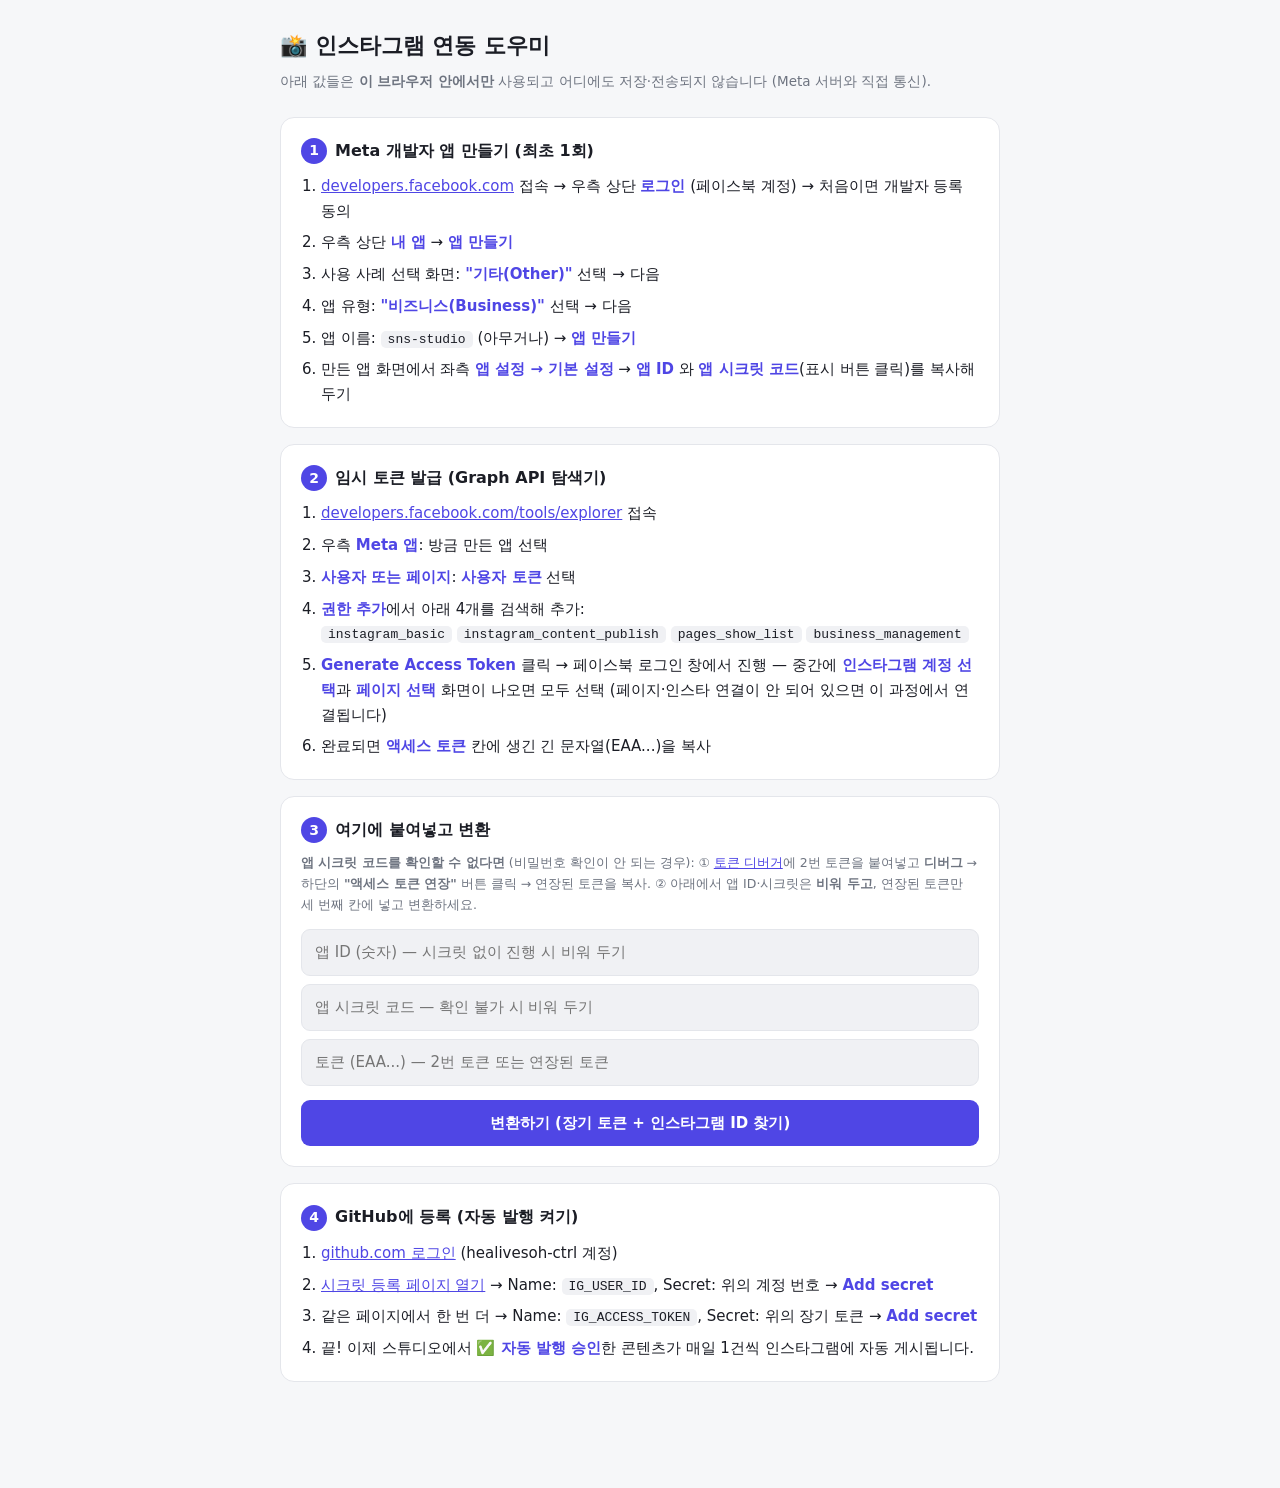
<file: social-automation/dashboard/ig-setup.html>
<!DOCTYPE html>
<html lang="ko">
<head>
<meta charset="UTF-8">
<meta name="viewport" content="width=device-width, initial-scale=1.0">
<title>인스타그램 연동 도우미</title>
<style>
  :root {
    color-scheme: light dark;
    --bg: #F6F7F9; --card: #FFFFFF; --text: #1B1D25; --muted: #6E7480;
    --border: #E4E6EB; --accent: #4F46E5; --accent-soft: #EEF0FE;
    --green: #0A8A5F; --green-soft: #E9F7F1; --red: #C2410C; --red-soft: #FDF0E9;
    --gray-soft: #F0F1F4;
  }
  @media (prefers-color-scheme: dark) {
    :root { --bg: #12141A; --card: #1B1E27; --text: #E8EAF0; --muted: #9BA1AE;
      --border: #2B2F3B; --accent: #8B93F8; --accent-soft: #262A48;
      --green: #3DD598; --green-soft: #14352A; --red: #F59E7B; --red-soft: #3A2118;
      --gray-soft: #242833; }
  }
  * { box-sizing: border-box; margin: 0; }
  body { background: var(--bg); color: var(--text); font-size: 15px; line-height: 1.65;
    font-family: "Apple SD Gothic Neo", "Noto Sans KR", "Malgun Gothic", system-ui, sans-serif; }
  .wrap { max-width: 760px; margin: 0 auto; padding: 28px 20px 90px; }
  h1 { font-size: 22px; margin-bottom: 6px; }
  .sub { color: var(--muted); font-size: 13.5px; margin-bottom: 24px; }
  .step { background: var(--card); border: 1px solid var(--border); border-radius: 14px;
    padding: 20px; margin-bottom: 16px; }
  .step h2 { font-size: 16px; margin-bottom: 10px; display: flex; align-items: center; gap: 8px; }
  .n { display: inline-flex; width: 26px; height: 26px; border-radius: 50%; background: var(--accent);
    color: #fff; font-size: 14px; font-weight: 700; align-items: center; justify-content: center; flex: none; }
  ol { padding-left: 20px; display: flex; flex-direction: column; gap: 7px; }
  li b { color: var(--accent); }
  a { color: var(--accent); word-break: break-all; }
  code { background: var(--gray-soft); padding: 1px 7px; border-radius: 5px; font-size: 13px; }
  input { width: 100%; font: inherit; padding: 10px 13px; border: 1px solid var(--border);
    border-radius: 9px; background: var(--gray-soft); color: var(--text); margin-top: 8px; }
  button { font: inherit; cursor: pointer; border: none; background: var(--accent); color: #fff;
    font-weight: 600; border-radius: 9px; padding: 11px 20px; margin-top: 14px; width: 100%; }
  button:disabled { opacity: .5; }
  .result { margin-top: 16px; display: none; }
  .result.show { display: block; }
  .kv { background: var(--green-soft); border-radius: 10px; padding: 14px; margin-top: 10px; }
  .kv .k { font-size: 12.5px; font-weight: 700; color: var(--green); }
  .kv .v { font-family: ui-monospace, monospace; font-size: 12px; word-break: break-all;
    background: var(--card); border-radius: 7px; padding: 8px 10px; margin: 6px 0 2px; }
  .copy { width: auto; padding: 6px 14px; font-size: 13px; margin-top: 6px; background: var(--card);
    color: var(--text); border: 1px solid var(--border); }
  .err { background: var(--red-soft); color: var(--red); border-radius: 10px; padding: 12px 14px;
    margin-top: 12px; font-size: 13.5px; display: none; white-space: pre-wrap; }
  .err.show { display: block; }
  .ok-banner { background: var(--green-soft); color: var(--green); font-weight: 700;
    border-radius: 10px; padding: 14px; text-align: center; margin-top: 14px; }
  .note { font-size: 12.5px; color: var(--muted); margin-top: 10px; }
</style>
</head>
<body>
<div class="wrap">
  <h1>📸 인스타그램 연동 도우미</h1>
  <div class="sub">아래 값들은 <b>이 브라우저 안에서만</b> 사용되고 어디에도 저장·전송되지 않습니다
    (Meta 서버와 직접 통신).</div>

  <div class="step">
    <h2><span class="n">1</span> Meta 개발자 앱 만들기 (최초 1회)</h2>
    <ol>
      <li><a href="https://developers.facebook.com" target="_blank">developers.facebook.com</a> 접속 →
        우측 상단 <b>로그인</b> (페이스북 계정) → 처음이면 개발자 등록 동의</li>
      <li>우측 상단 <b>내 앱</b> → <b>앱 만들기</b></li>
      <li>사용 사례 선택 화면: <b>"기타(Other)"</b> 선택 → 다음</li>
      <li>앱 유형: <b>"비즈니스(Business)"</b> 선택 → 다음</li>
      <li>앱 이름: <code>sns-studio</code> (아무거나) → <b>앱 만들기</b></li>
      <li>만든 앱 화면에서 좌측 <b>앱 설정 → 기본 설정</b> →
        <b>앱 ID</b> 와 <b>앱 시크릿 코드</b>(표시 버튼 클릭)를 복사해 두기</li>
    </ol>
  </div>

  <div class="step">
    <h2><span class="n">2</span> 임시 토큰 발급 (Graph API 탐색기)</h2>
    <ol>
      <li><a href="https://developers.facebook.com/tools/explorer" target="_blank">developers.facebook.com/tools/explorer</a> 접속</li>
      <li>우측 <b>Meta 앱</b>: 방금 만든 앱 선택</li>
      <li><b>사용자 또는 페이지</b>: <b>사용자 토큰</b> 선택</li>
      <li><b>권한 추가</b>에서 아래 4개를 검색해 추가:<br>
        <code>instagram_basic</code> <code>instagram_content_publish</code>
        <code>pages_show_list</code> <code>business_management</code></li>
      <li><b>Generate Access Token</b> 클릭 → 페이스북 로그인 창에서 진행 —
        중간에 <b>인스타그램 계정 선택</b>과 <b>페이지 선택</b> 화면이 나오면 모두 선택
        (페이지·인스타 연결이 안 되어 있으면 이 과정에서 연결됩니다)</li>
      <li>완료되면 <b>액세스 토큰</b> 칸에 생긴 긴 문자열(EAA...)을 복사</li>
    </ol>
  </div>

  <div class="step">
    <h2><span class="n">3</span> 여기에 붙여넣고 변환</h2>
    <div class="note" style="margin:0 0 6px"><b>앱 시크릿 코드를 확인할 수 없다면</b> (비밀번호 확인이 안 되는 경우):
      ① <a href="https://developers.facebook.com/tools/debug/accesstoken" target="_blank">토큰 디버거</a>에
      2번 토큰을 붙여넣고 <b>디버그</b> → 하단의 <b>"액세스 토큰 연장"</b> 버튼 클릭 →
      연장된 토큰을 복사. ② 아래에서 앱 ID·시크릿은 <b>비워 두고</b>, 연장된 토큰만 세 번째 칸에 넣고 변환하세요.</div>
    <input type="text" id="appId" placeholder="앱 ID (숫자) — 시크릿 없이 진행 시 비워 두기">
    <input type="password" id="appSecret" placeholder="앱 시크릿 코드 — 확인 불가 시 비워 두기">
    <input type="password" id="shortToken" placeholder="토큰 (EAA...) — 2번 토큰 또는 연장된 토큰">
    <button id="btnGo">변환하기 (장기 토큰 + 인스타그램 ID 찾기)</button>
    <div class="err" id="errBox"></div>
    <div class="result" id="resultBox">
      <div class="ok-banner" id="okBanner"></div>
      <div class="kv"><div class="k">IG_USER_ID (인스타그램 계정 번호)</div>
        <div class="v" id="outUserId"></div>
        <button class="copy" data-c="outUserId">복사</button></div>
      <div class="kv"><div class="k">IG_ACCESS_TOKEN (장기 토큰 · 약 60일 유효)</div>
        <div class="v" id="outToken"></div>
        <button class="copy" data-c="outToken">복사</button></div>
      <div class="note">⚠️ 이 토큰은 비밀번호처럼 다루세요. 약 60일 뒤 만료되며, 만료 시 2~3번만 다시 하면 됩니다.</div>
    </div>
  </div>

  <div class="step">
    <h2><span class="n">4</span> GitHub에 등록 (자동 발행 켜기)</h2>
    <ol>
      <li><a href="https://github.com/login" target="_blank">github.com 로그인</a> (healivesoh-ctrl 계정)</li>
      <li><a href="https://github.com/healivesoh-ctrl/namecard/settings/secrets/actions/new" target="_blank">시크릿 등록 페이지 열기</a>
        → Name: <code>IG_USER_ID</code>, Secret: 위의 계정 번호 → <b>Add secret</b></li>
      <li>같은 페이지에서 한 번 더 → Name: <code>IG_ACCESS_TOKEN</code>, Secret: 위의 장기 토큰 → <b>Add secret</b></li>
      <li>끝! 이제 스튜디오에서 <b>✅ 자동 발행 승인</b>한 콘텐츠가 매일 1건씩 인스타그램에 자동 게시됩니다.</li>
    </ol>
  </div>
</div>

<script>
"use strict";
const $ = (id) => document.getElementById(id);
const V = "v21.0";

function showErr(msg) {
  const e = $("errBox");
  e.textContent = msg;
  e.classList.add("show");
}
async function gf(path, params) {
  const url = new URL(`https://graph.facebook.com/${V}/${path}`);
  Object.entries(params).forEach(([k, v]) => url.searchParams.set(k, v));
  const r = await fetch(url);
  const data = await r.json();
  if (data.error) throw new Error(`${data.error.message} (코드 ${data.error.code})`);
  return data;
}

$("btnGo").onclick = async () => {
  const appId = $("appId").value.trim();
  const appSecret = $("appSecret").value.trim();
  const shortToken = $("shortToken").value.trim();
  $("errBox").classList.remove("show");
  $("resultBox").classList.remove("show");
  if (!shortToken) return showErr("토큰 칸을 채워 주세요.");
  if ((appId && !appSecret) || (!appId && appSecret))
    return showErr("앱 ID와 시크릿은 둘 다 넣거나, 둘 다 비워 두세요 (비울 경우 토큰 디버거에서 연장한 토큰 사용).");
  const btn = $("btnGo");
  btn.disabled = true; btn.textContent = "변환 중…";
  try {
    // 1) 장기 토큰 교환 (앱 ID·시크릿이 있을 때만 — 없으면 이미 연장된 토큰으로 간주)
    let longToken = shortToken;
    if (appId && appSecret) {
      const ex = await gf("oauth/access_token", {
        grant_type: "fb_exchange_token", client_id: appId,
        client_secret: appSecret, fb_exchange_token: shortToken,
      });
      longToken = ex.access_token;
    }
    // 2) 페이지 목록 → 인스타그램 비즈니스 계정 찾기
    const pages = await gf("me/accounts", { access_token: longToken });
    if (!pages.data || !pages.data.length)
      throw new Error("연결된 페이스북 페이지를 찾지 못했습니다. 2번 과정에서 페이지를 선택했는지, pages_show_list 권한을 추가했는지 확인하세요.");
    let igId = null, igName = "", pageName = "";
    for (const p of pages.data) {
      const info = await gf(p.id, { fields: "instagram_business_account,name", access_token: longToken });
      if (info.instagram_business_account) {
        igId = info.instagram_business_account.id;
        pageName = info.name;
        break;
      }
    }
    if (!igId)
      throw new Error("페이지에 연결된 인스타그램 계정을 찾지 못했습니다. 인스타그램이 프로페셔널 계정인지, 2번 과정에서 인스타그램 계정을 선택했는지 확인하세요.");
    // 3) 확인: 인스타 계정 이름 조회
    const ig = await gf(igId, { fields: "username", access_token: longToken });
    igName = ig.username || "";
    $("okBanner").textContent = `✅ 연동 확인 완료 — @${igName} (페이지: ${pageName})`;
    $("outUserId").textContent = igId;
    $("outToken").textContent = longToken;
    $("resultBox").classList.add("show");
  } catch (e) {
    showErr("실패: " + e.message + "\n\n해결이 어려우면 이 메시지를 그대로 클로드에게 보여주세요.");
  } finally {
    btn.disabled = false; btn.textContent = "변환하기 (장기 토큰 + 인스타그램 ID 찾기)";
  }
};
document.querySelectorAll(".copy").forEach(b => b.onclick = () => {
  navigator.clipboard.writeText($(b.dataset.c).textContent)
    .then(() => { b.textContent = "복사됨 ✓"; setTimeout(() => b.textContent = "복사", 1500); });
});
</script>
</body>
</html>
</file>
<file: care/web/app.css>
/* 친정엄마 산후도우미 신청 시스템 공통 스타일 */
:root {
  color-scheme: light dark;
  --bg: #fdf7f4; --card: #ffffff; --text: #241c1d; --muted: #7a6f70;
  --border: #ecdfd9; --accent: #c2496a; --accent-soft: #fdeef2;
  --green: #0f7a5a; --green-soft: #e8f7f1; --amber: #a96a00; --amber-soft: #fdf3e2;
  --red: #c62828; --red-soft: #fdeceb; --gray-soft: #f5f0ee;
  --shadow: 0 1px 3px rgba(80,40,50,.06), 0 8px 24px rgba(80,40,50,.05);
  --radius: 14px;
}
@media (prefers-color-scheme: dark) {
  :root {
    --bg: #171214; --card: #211a1d; --text: #f0e8ea; --muted: #a99ea1;
    --border: #362b2f; --accent: #f08fab; --accent-soft: #3a2029;
    --green: #4ade9f; --green-soft: #10322a; --amber: #f0b657; --amber-soft: #3a2c14;
    --red: #f79690; --red-soft: #3b1c1c; --gray-soft: #2a2226;
    --shadow: 0 1px 3px rgba(0,0,0,.45);
  }
}
* { box-sizing: border-box; margin: 0; }
body {
  background: var(--bg); color: var(--text);
  font-family: "Pretendard", "Apple SD Gothic Neo", "Noto Sans KR", system-ui, sans-serif;
  font-size: 15px; line-height: 1.6; -webkit-text-size-adjust: 100%;
}
.wrap { max-width: 880px; margin: 0 auto; padding: 20px 18px 90px; }
.wrap.wide { max-width: 1180px; }

a { color: var(--accent); }
h1 { font-size: 23px; font-weight: 800; letter-spacing: -0.4px; }
h2 { font-size: 17px; font-weight: 700; letter-spacing: -0.2px; }
h3 { font-size: 15px; font-weight: 700; }
p { margin: 0; }

.topbar { display: flex; align-items: center; gap: 10px; flex-wrap: wrap; padding: 14px 0 18px; }
.brand { font-weight: 800; font-size: 16px; letter-spacing: -0.3px; text-decoration: none; color: var(--text); }
.brand span { color: var(--accent); }
.spacer { flex: 1; }
.topbar a.nav { font-size: 13.5px; color: var(--muted); text-decoration: none; }
.topbar a.nav:hover { color: var(--accent); }

.panel { background: var(--card); border: 1px solid var(--border); border-radius: var(--radius);
         box-shadow: var(--shadow); padding: 20px; margin-bottom: 16px; }
.panel > h2 { margin-bottom: 4px; }
.panel .lead { color: var(--muted); font-size: 13.5px; margin-bottom: 14px; }

.hero { background: linear-gradient(135deg, var(--accent-soft), var(--card)); }
.hero h1 { margin-bottom: 8px; }
.hero p { color: var(--muted); }

button, .btn {
  font: inherit; cursor: pointer; border: 1px solid var(--border); background: var(--card);
  color: var(--text); border-radius: 10px; padding: 10px 16px; text-decoration: none;
  display: inline-flex; align-items: center; justify-content: center; gap: 6px;
}
button:hover, .btn:hover { border-color: var(--accent); }
.btn.primary, button.primary { background: var(--accent); border-color: var(--accent); color: #fff; font-weight: 700; }
.btn.primary:hover, button.primary:hover { filter: brightness(1.08); }
.btn.block { width: 100%; }
button.small { padding: 6px 11px; font-size: 13px; border-radius: 8px; }
button.danger { color: var(--red); border-color: var(--red); background: transparent; }
button:disabled { opacity: .5; cursor: not-allowed; }
.btn-row { display: flex; gap: 10px; flex-wrap: wrap; }

label.field { display: block; margin-bottom: 14px; }
label.field > span.lbl { display: block; font-size: 13.5px; font-weight: 600; margin-bottom: 5px; }
label.field > span.lbl em { font-style: normal; color: var(--accent); margin-left: 3px; }
label.field .help { font-size: 12.5px; color: var(--muted); margin-top: 5px; }
input, select, textarea {
  font: inherit; width: 100%; padding: 10px 12px; border: 1px solid var(--border);
  border-radius: 10px; background: var(--card); color: var(--text);
}
input:focus, select:focus, textarea:focus { outline: 2px solid var(--accent-soft); border-color: var(--accent); }
textarea { min-height: 82px; resize: vertical; }
.two-col { display: grid; grid-template-columns: 1fr 1fr; gap: 0 14px; }
@media (max-width: 560px) { .two-col { grid-template-columns: 1fr; } }

.chips { display: flex; gap: 8px; flex-wrap: wrap; }
.chip { border: 1px solid var(--border); border-radius: 999px; padding: 7px 14px; cursor: pointer;
        background: var(--card); font-size: 14px; }
.chip.on { background: var(--accent); border-color: var(--accent); color: #fff; font-weight: 700; }

.badge { display: inline-block; font-size: 12px; font-weight: 700; padding: 3px 9px; border-radius: 999px;
         background: var(--gray-soft); color: var(--muted); }
.badge.ok { background: var(--green-soft); color: var(--green); }
.badge.warn { background: var(--amber-soft); color: var(--amber); }
.badge.bad { background: var(--red-soft); color: var(--red); }
.badge.info { background: var(--accent-soft); color: var(--accent); }

.notice { border-radius: 12px; padding: 13px 15px; font-size: 13.5px; margin-bottom: 14px; }
.notice.info { background: var(--accent-soft); color: var(--accent); }
.notice.ok { background: var(--green-soft); color: var(--green); }
.notice.warn { background: var(--amber-soft); color: var(--amber); }
.notice.bad { background: var(--red-soft); color: var(--red); }
.notice strong { display: block; margin-bottom: 3px; }

.doc-list { display: grid; gap: 10px; }
.doc-item { border: 1px solid var(--border); border-radius: 12px; padding: 13px 15px; background: var(--card); }
.doc-head { display: flex; align-items: center; gap: 8px; flex-wrap: wrap; }
.doc-head .t { font-weight: 700; font-size: 14px; }
.doc-desc { font-size: 12.5px; color: var(--muted); margin-top: 4px; }
.file-row { display: flex; align-items: center; gap: 8px; flex-wrap: wrap; font-size: 13px;
            border-top: 1px dashed var(--border); margin-top: 10px; padding-top: 9px; }
.file-row .name { flex: 1; min-width: 140px; word-break: break-all; }

.steps { display: flex; gap: 6px; margin: 6px 0 16px; }
.step { flex: 1; text-align: center; font-size: 12.5px; padding: 9px 4px; border-radius: 10px;
        background: var(--gray-soft); color: var(--muted); font-weight: 600; }
.step.on { background: var(--accent); color: #fff; }
.step.done { background: var(--accent-soft); color: var(--accent); }

.kv { display: grid; grid-template-columns: 132px 1fr; gap: 7px 12px; font-size: 14px; }
.kv dt { color: var(--muted); font-size: 13px; }
.kv dd { margin: 0; word-break: break-all; }
@media (max-width: 460px) { .kv { grid-template-columns: 104px 1fr; } }

.pay-grid { display: grid; grid-template-columns: repeat(auto-fill, minmax(150px, 1fr)); gap: 10px; }
.pay-cell { border: 1px solid var(--border); border-radius: 12px; padding: 13px; background: var(--card); }
.pay-cell .lb { font-size: 12.5px; color: var(--muted); }
.pay-cell .amt { font-size: 19px; font-weight: 800; letter-spacing: -0.5px; margin-top: 2px; }
.pay-cell .nt { font-size: 12px; color: var(--muted); margin-top: 3px; }

.timeline { border-left: 2px solid var(--border); padding-left: 14px; display: grid; gap: 12px; }
.timeline .ev { font-size: 13.5px; position: relative; }
.timeline .ev::before { content: ""; position: absolute; left: -20px; top: 7px; width: 8px; height: 8px;
                        border-radius: 50%; background: var(--accent); }
.timeline .ev .meta { color: var(--muted); font-size: 12px; }

table.list { width: 100%; border-collapse: collapse; font-size: 13.5px; }
table.list th, table.list td { text-align: left; padding: 9px 10px; border-bottom: 1px solid var(--border); }
table.list th { color: var(--muted); font-size: 12.5px; font-weight: 600; }
table.list tr.click { cursor: pointer; }
table.list tr.click:hover { background: var(--gray-soft); }
.scroll-x { overflow-x: auto; }

.hidden { display: none !important; }
.muted { color: var(--muted); }
.small { font-size: 12.5px; }
.mono { font-family: ui-monospace, SFMono-Regular, Menlo, monospace; }
.code-box { font-family: ui-monospace, SFMono-Regular, Menlo, monospace; font-size: 17px; font-weight: 700;
            letter-spacing: 1px; background: var(--gray-soft); padding: 10px 14px; border-radius: 10px;
            display: inline-block; }

.toast { position: fixed; left: 50%; transform: translateX(-50%); bottom: 26px; z-index: 50;
         background: #241c1d; color: #fff; padding: 11px 18px; border-radius: 999px; font-size: 13.5px;
         box-shadow: 0 6px 24px rgba(0,0,0,.25); max-width: 90vw; }
.toast.bad { background: var(--red); }

.sticky-cta { position: sticky; bottom: 0; background: linear-gradient(to top, var(--bg) 62%, transparent);
              padding: 14px 0 10px; display: flex; gap: 10px; }
.sticky-cta .btn { flex: 1; }

dialog { border: 1px solid var(--border); border-radius: var(--radius); background: var(--card);
         color: var(--text); padding: 20px; max-width: 520px; width: calc(100vw - 32px); box-shadow: var(--shadow); }
dialog::backdrop { background: rgba(20,10,14,.45); }

/* ── 다이음 다이렉트 브랜딩 · 동의 · 카카오채널 ── */
.hero .eyebrow { font-size: 12.5px; font-weight: 700; letter-spacing: .04em; color: var(--accent); }
.hero h1 { margin: 4px 0 2px; }
.hero .tagline { font-size: 16px; font-weight: 700; color: var(--text); }

.why { display: grid; gap: 10px; }
.why-item { display: grid; grid-template-columns: 26px 1fr; gap: 11px; align-items: start;
            background: var(--card); border: 1px solid var(--border); border-radius: 12px; padding: 12px 14px; }
.why-n { width: 26px; height: 26px; display: grid; place-items: center; border-radius: 8px;
         background: var(--accent); color: #fff; font-size: 13px; font-weight: 700; }
.why-d { font-size: 12.8px; color: var(--muted); margin-top: 3px; }

.kakao-panel { border-color: var(--accent); }
.kakao-panel h2 { display: flex; align-items: center; gap: 7px; flex-wrap: wrap; }

/* 동의 체크 */
.agree { border: 1px solid var(--border); border-radius: 12px; padding: 13px 15px; background: var(--card); }
.agree + .agree { margin-top: 9px; }
.agree.all { background: var(--accent-soft); border-color: var(--accent); }
.agree-row { display: flex; align-items: flex-start; gap: 10px; }
.agree-row input[type=checkbox] { width: 20px; height: 20px; margin: 1px 0 0; flex: none; accent-color: var(--accent); }
.agree-row .t { flex: 1; font-size: 14.5px; font-weight: 600; cursor: pointer; }
.agree.all .agree-row .t { font-size: 15px; }
.agree .more { font: inherit; font-size: 12.5px; color: var(--muted); background: none;
               border: none; padding: 0; cursor: pointer; text-decoration: underline; flex: none; }
.agree dl { display: grid; grid-template-columns: 84px 1fr; gap: 5px 10px; margin: 11px 0 0;
            padding-top: 11px; border-top: 1px dashed var(--border); font-size: 12.8px; }
.agree dt { color: var(--muted); }
.agree dd { margin: 0; }

.row-2 { display: grid; grid-template-columns: 1fr 130px; gap: 8px; }
@media (max-width: 420px) { .row-2 { grid-template-columns: 1fr; } }
</file>
